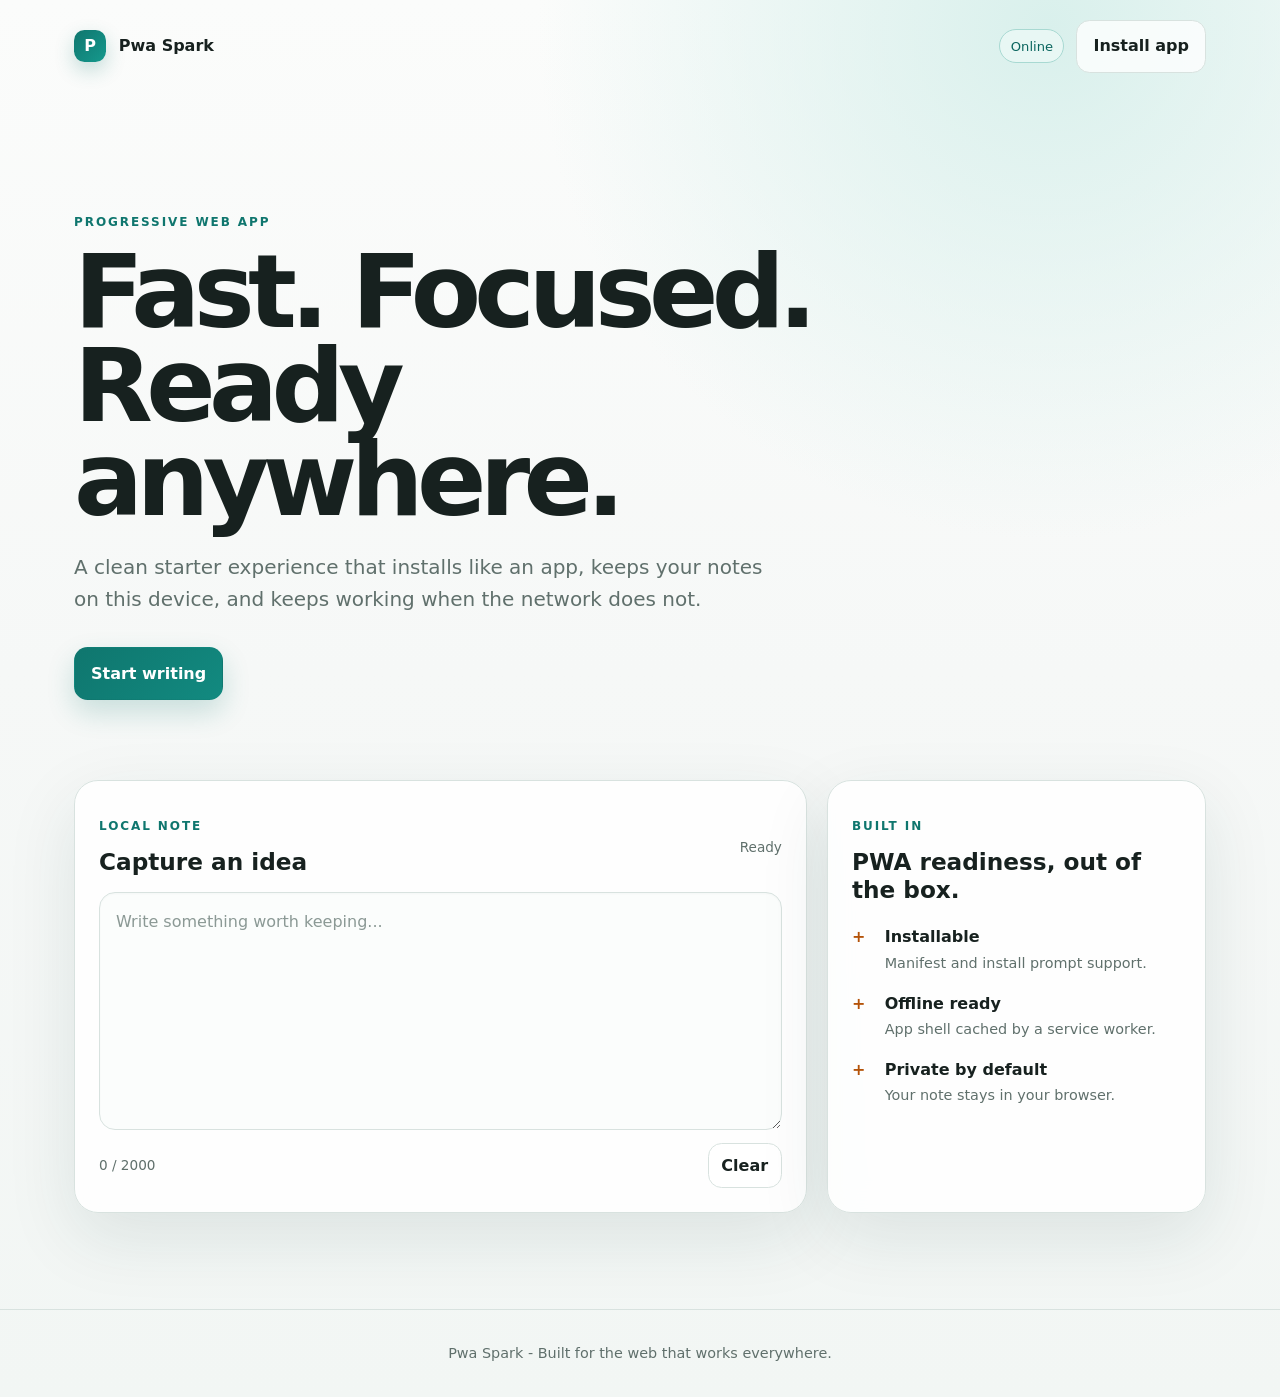
<file: index.html>
<!doctype html><html lang="en"><head><meta charset="utf-8"><meta name="viewport" content="width=device-width,initial-scale=1,viewport-fit=cover"><meta name="theme-color" content="#0f172a"><meta name="description" content="A modern, installable PWA that works offline."><link rel="manifest" href="manifest.json"><link rel="icon" href="data:image/svg+xml,%3Csvg xmlns='http://www.w3.org/2000/svg' viewBox='0 0 100 100'%3E%3Crect width='100' height='100' rx='22' fill='%237c63ff'/%3E%3Cpath d='M26 25h28c15 0 24 8 24 21 0 14-9 22-24 22H42v18H26V25zm16 15v13h12c5 0 8-2 8-7 0-4-3-6-8-6H42z' fill='white'/%3E%3C/svg%3E"><link rel="stylesheet" href="styles.css"><title>Pwa Spark</title></head><body><a class="skip-link" href="#app">Skip to content</a><header class="site-header"><a class="brand" href="#" aria-label="Pwa Spark Home"><span aria-hidden="true">P</span> Pwa Spark</a><div class="header-actions"><span id="networkStatus" class="status" role="status" aria-live="polite">Online</span><button id="installButton" class="button secondary" hidden>Install app</button></div></header><main id="app"><section class="hero" aria-labelledby="hero-title"><div class="eyebrow">Progressive Web App</div><h1 id="hero-title">Fast. Focused. Ready anywhere.</h1><p class="hero-copy">A clean starter experience that installs like an app, keeps your notes on this device, and keeps working when the network does not.</p><a class="button primary" href="#workspace">Start writing</a></section><section id="workspace" class="grid" aria-label="Workspace"><article class="card note-card"><div class="card-header"><div><p class="card-kicker">Local note</p><h2>Capture an idea</h2></div><span id="saveStatus" class="muted" aria-live="polite">Ready</span></div><label class="sr-only" for="note">Your note</label><textarea id="note" rows="8" maxlength="2000" placeholder="Write something worth keeping..."></textarea><div class="note-footer"><span id="charCount" class="muted">0 / 2000</span><button id="clearNote" class="button ghost" type="button">Clear</button></div></article><aside class="card features" aria-labelledby="features-title"><p class="card-kicker">Built in</p><h2 id="features-title">PWA readiness, out of the box.</h2><ul class="feature-list"><li><span aria-hidden="true">+</span><div><strong>Installable</strong><p>Manifest and install prompt support.</p></div></li><li><span aria-hidden="true">+</span><div><strong>Offline ready</strong><p>App shell cached by a service worker.</p></div></li><li><span aria-hidden="true">+</span><div><strong>Private by default</strong><p>Your note stays in your browser.</p></div></li></ul></aside></section></main><footer>Pwa Spark - Built for the web that works everywhere.</footer><noscript>This app needs JavaScript for local notes and offline status.</noscript><script src="app.js" defer></script></body></html>
</file>
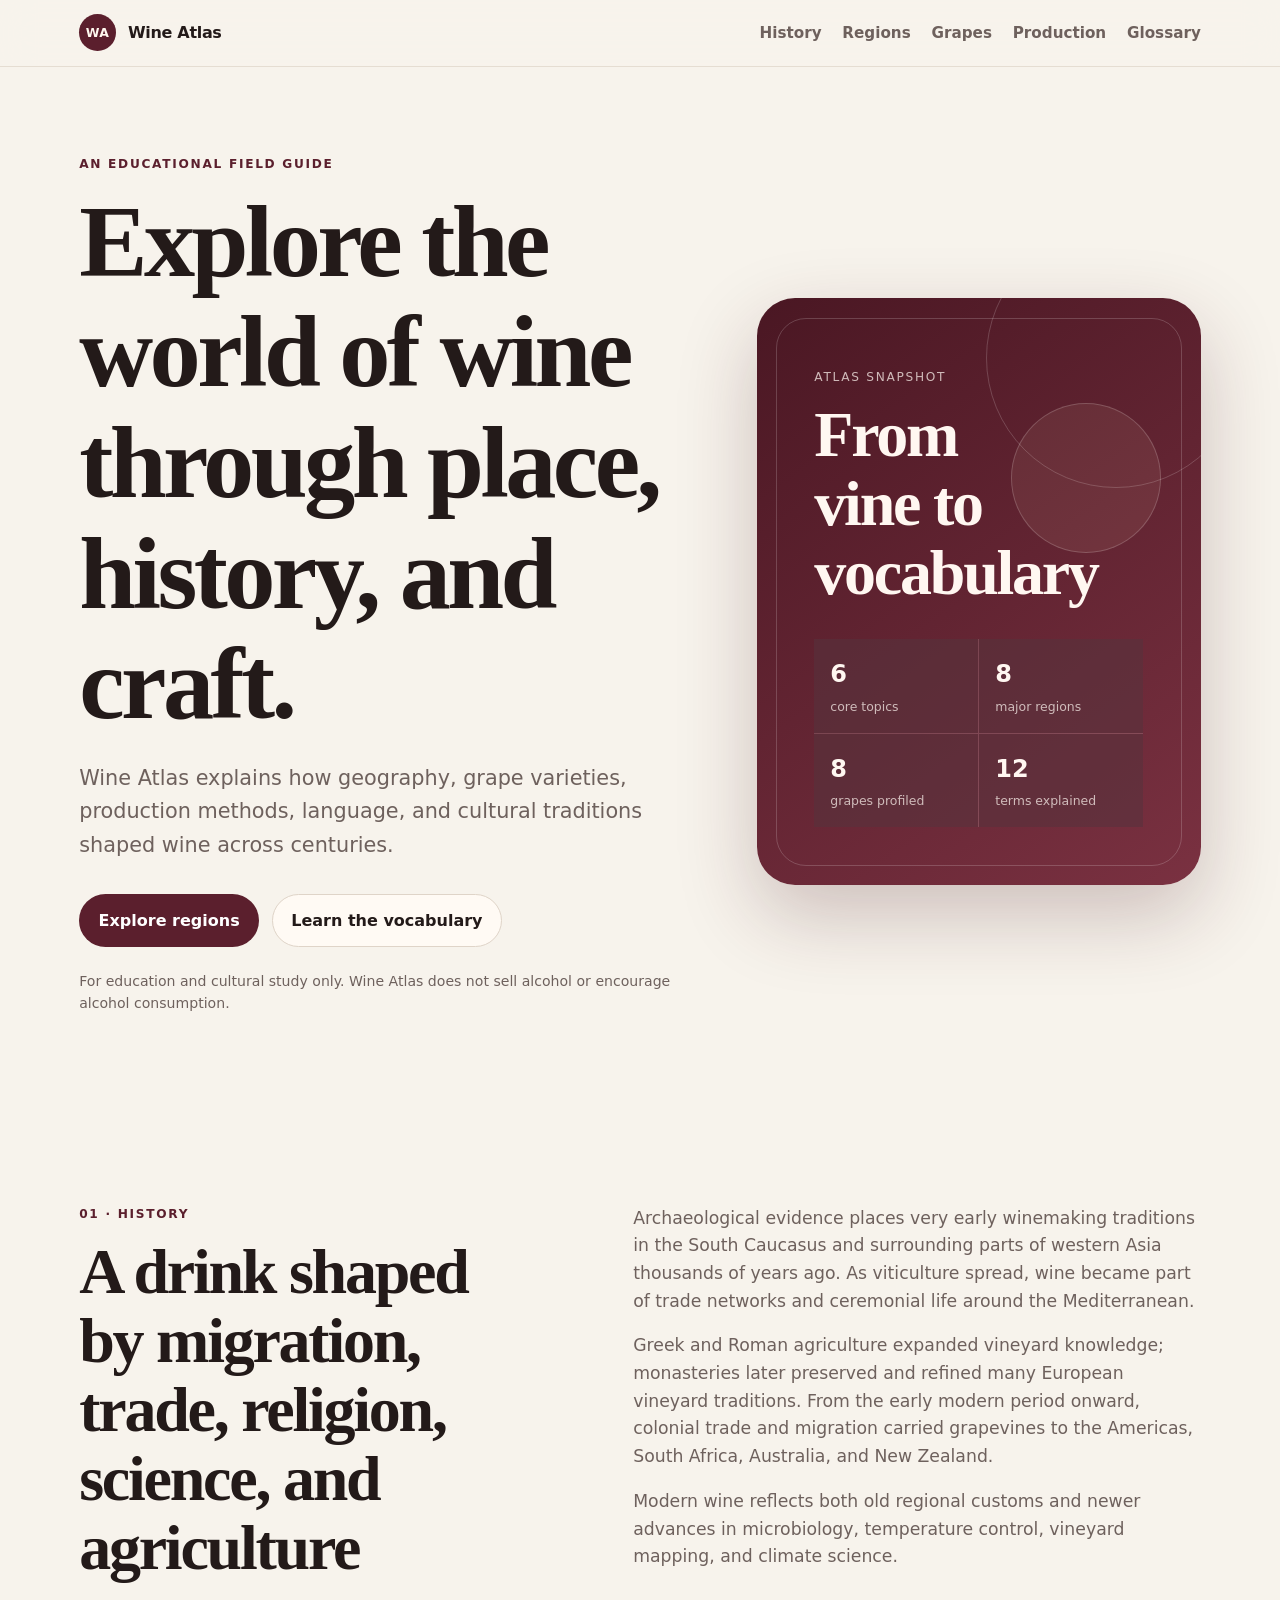
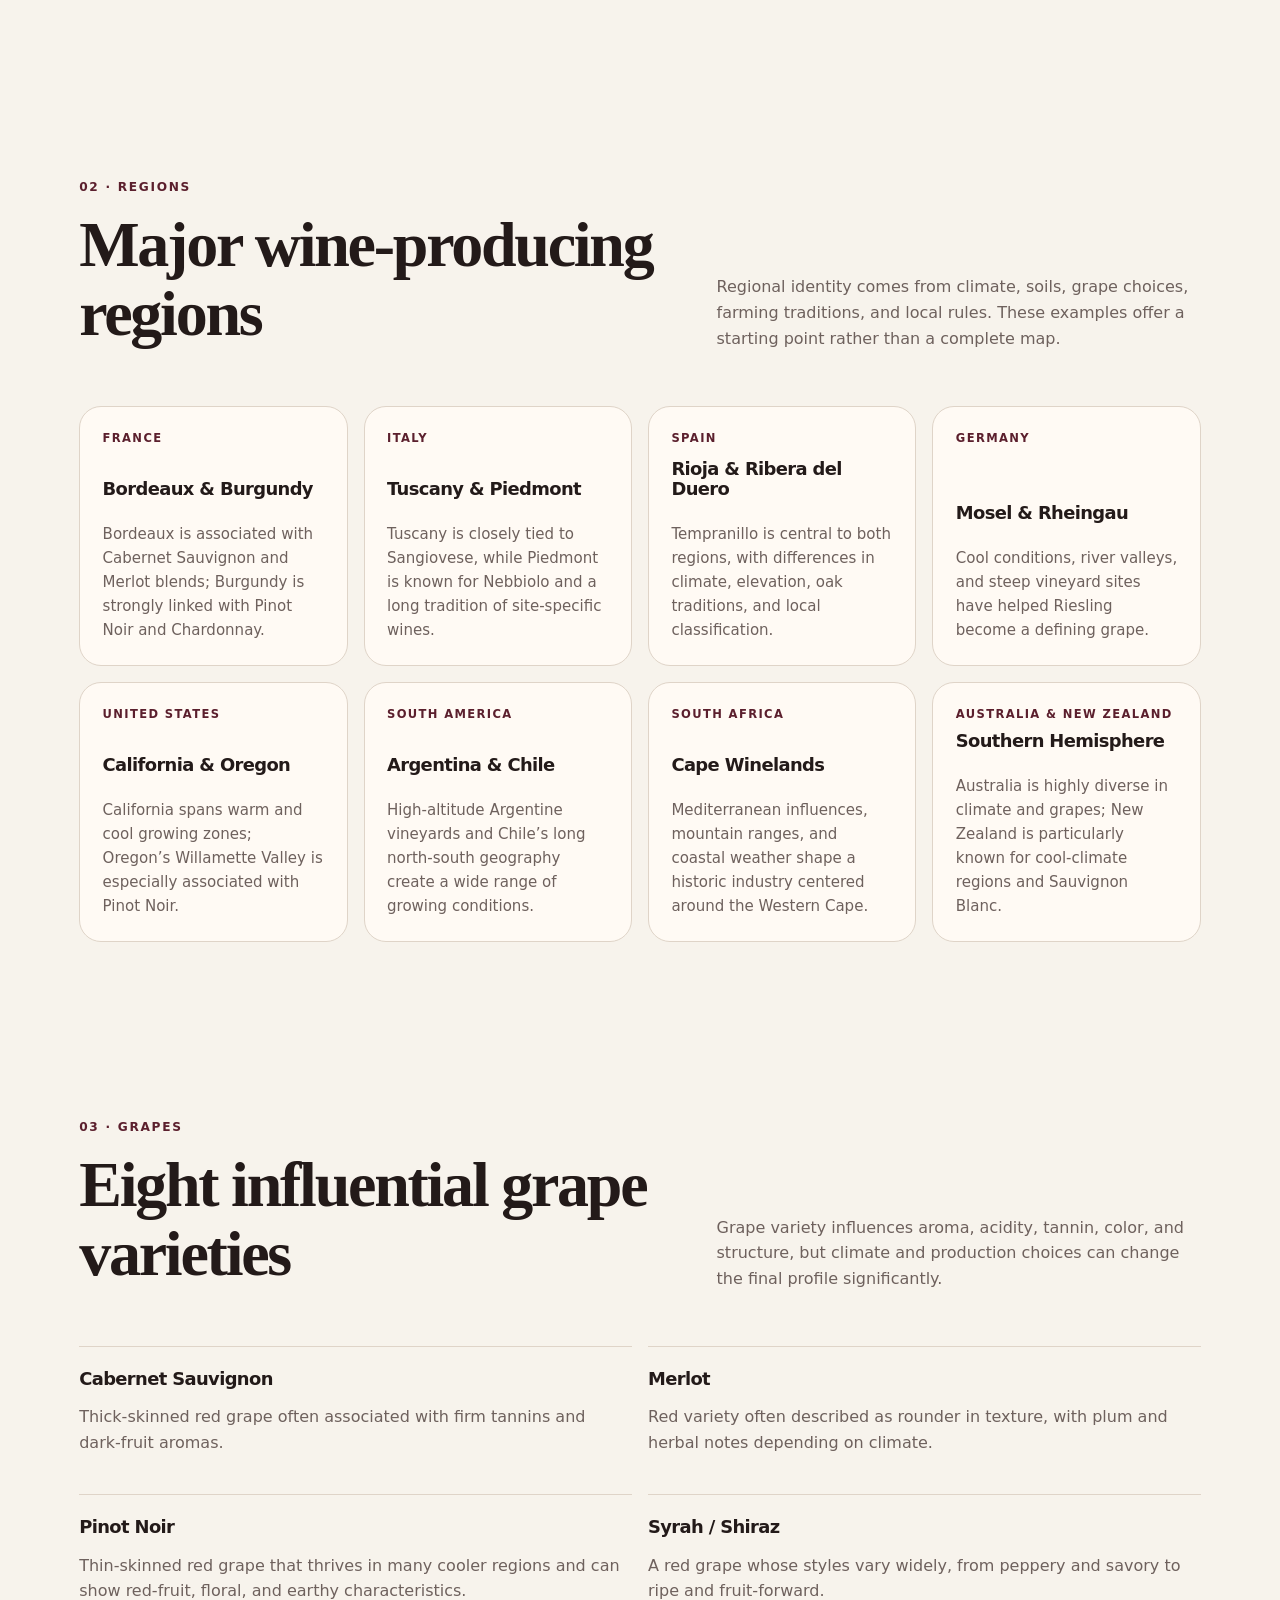
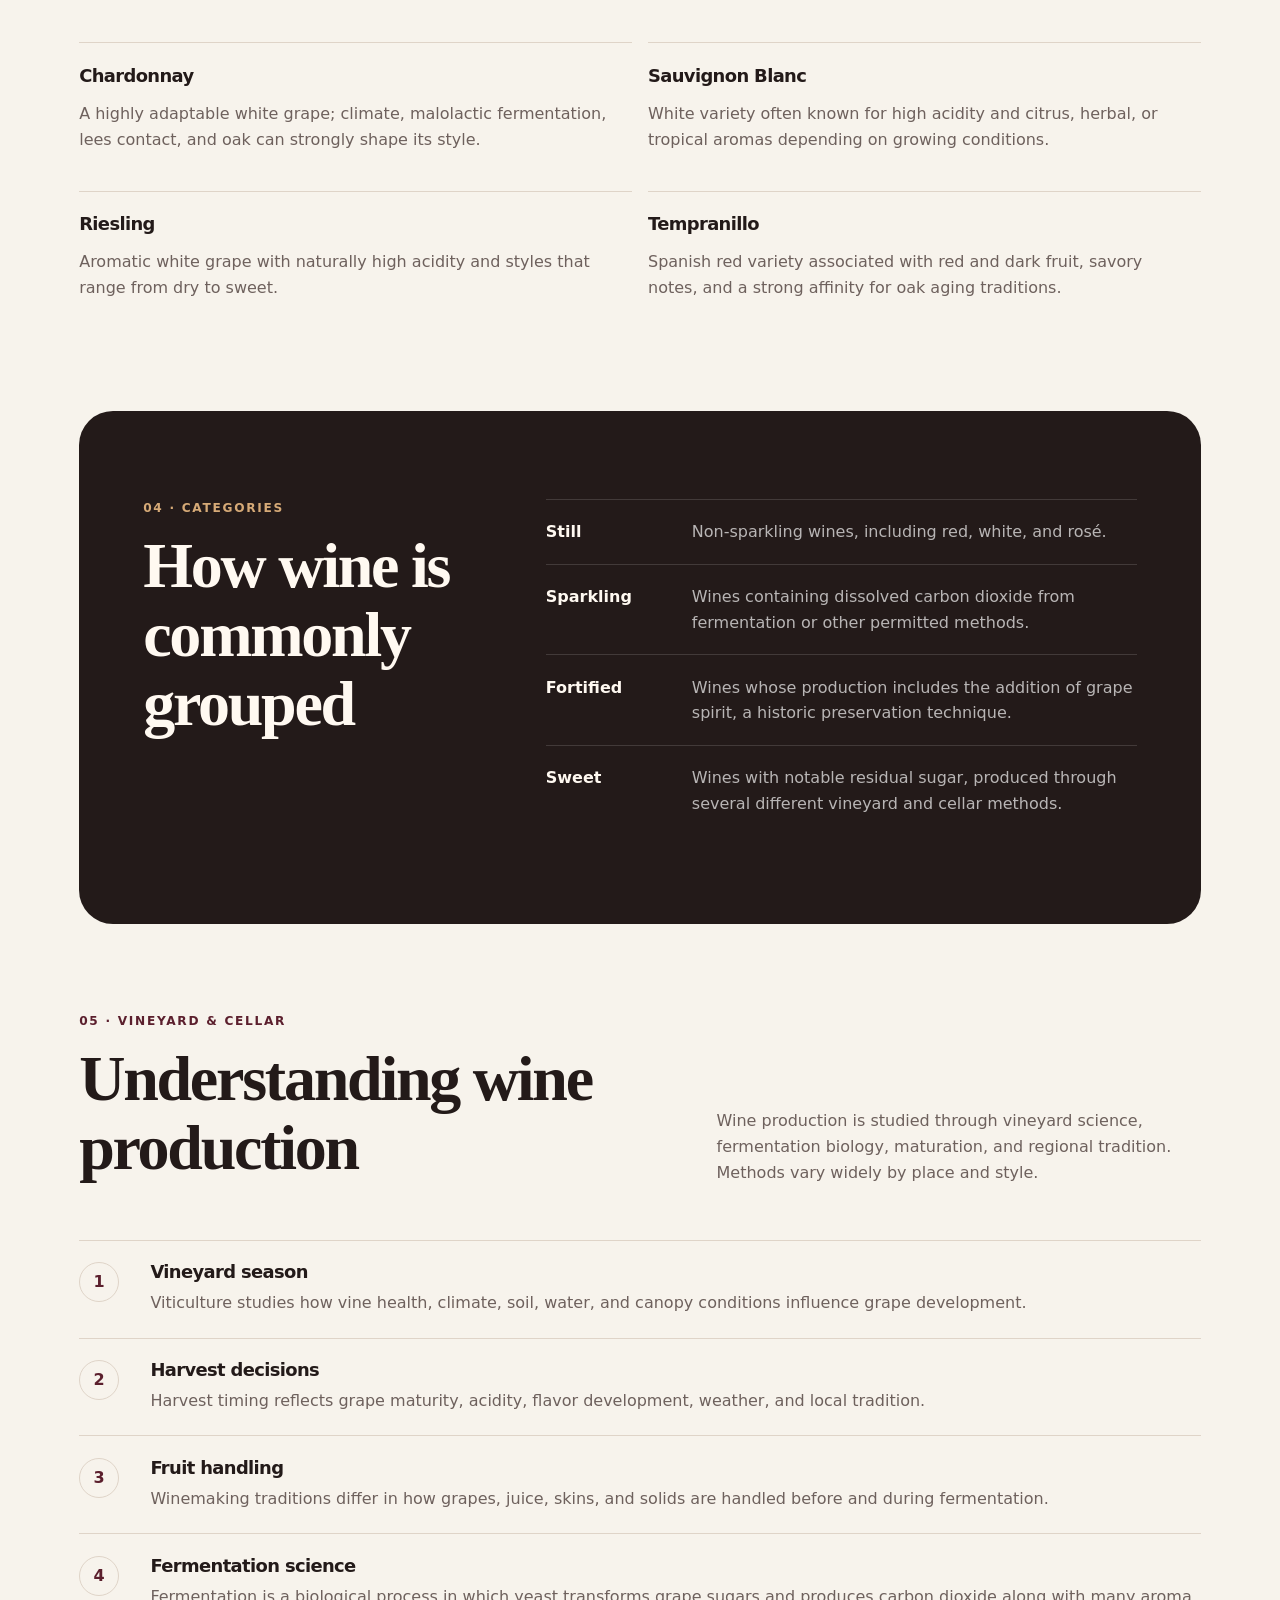
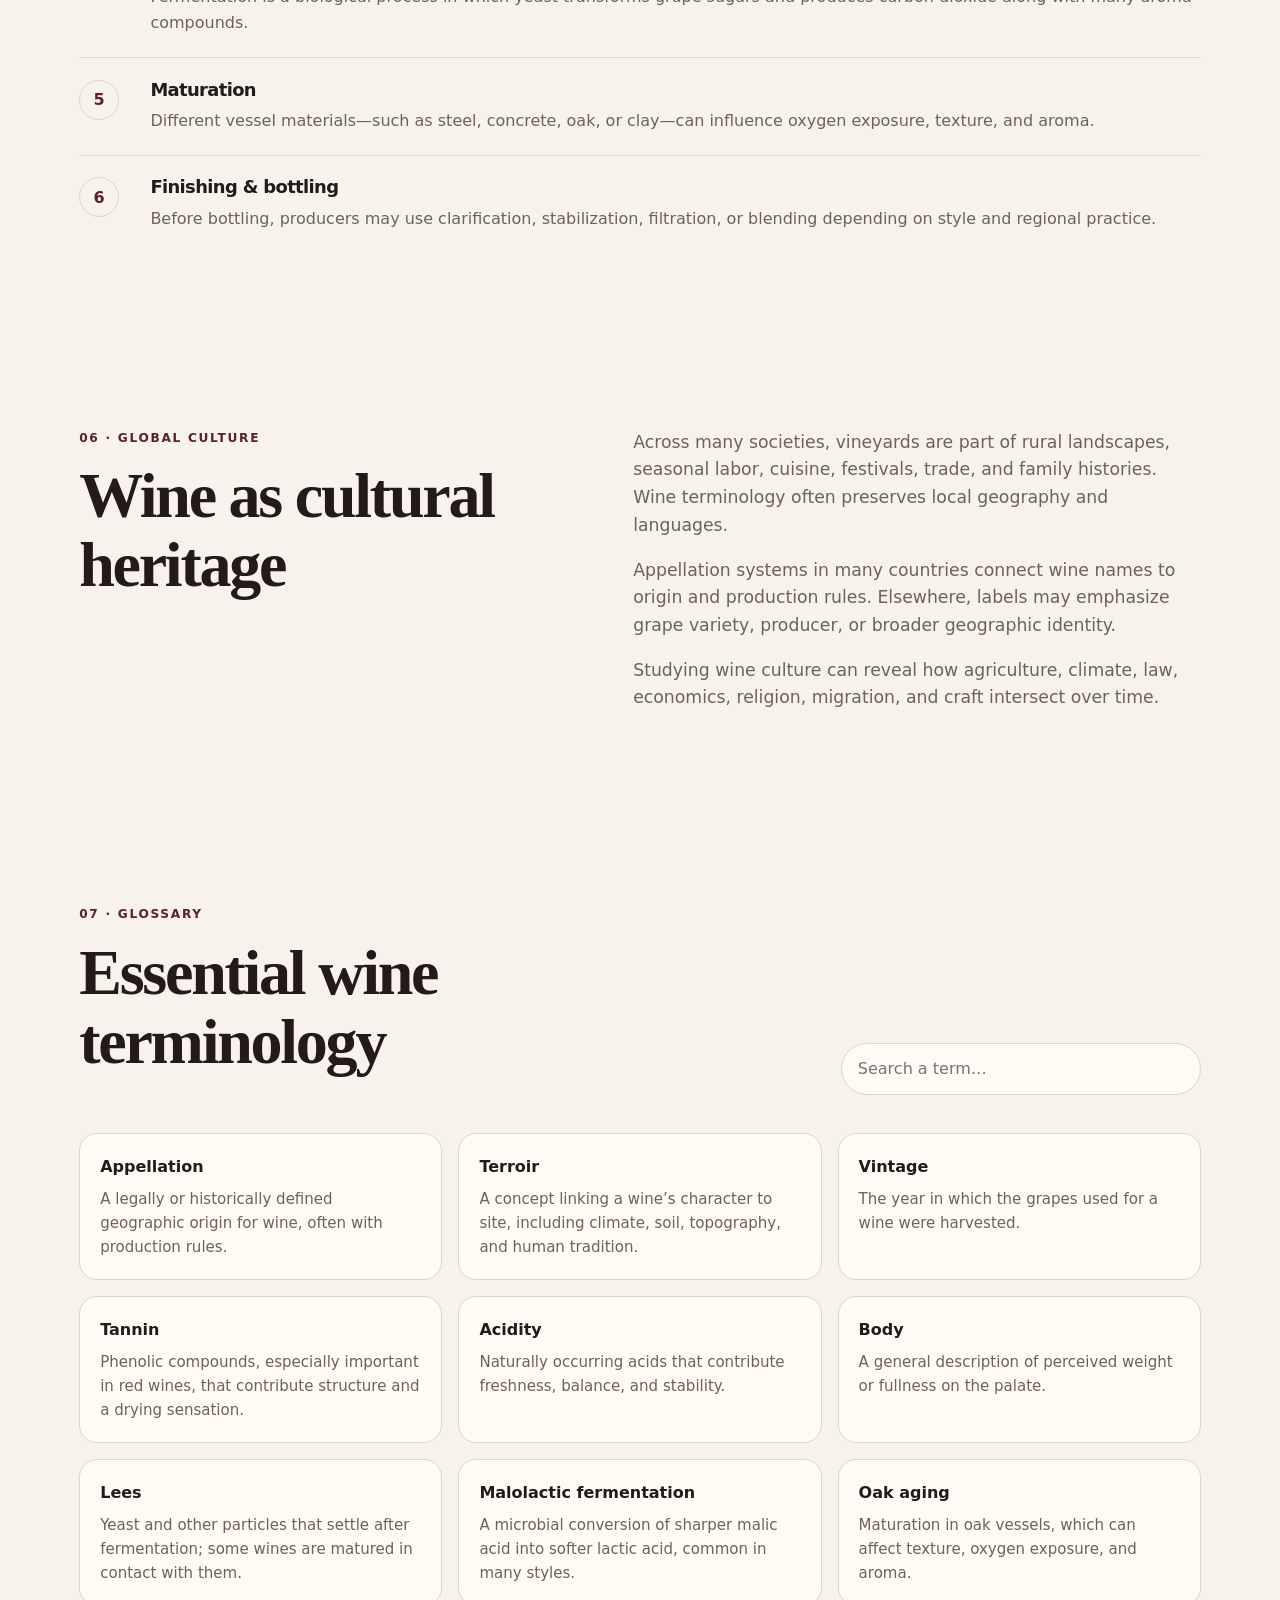
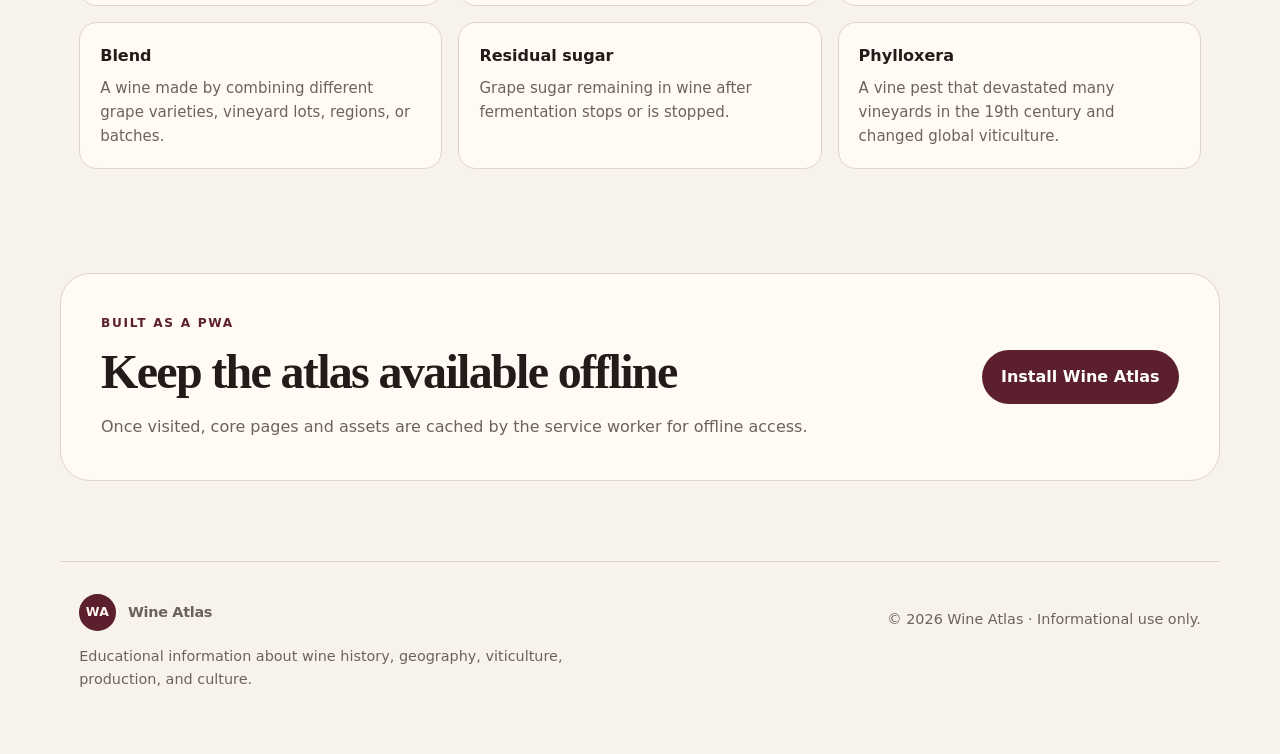
<file: wine-atlas/index.html>
<!doctype html>
<html lang="en">
<head>
  <meta charset="utf-8" />
  <meta name="viewport" content="width=device-width, initial-scale=1" />
  <meta name="theme-color" content="#5b1f2d" />
  <meta name="description" content="Wine Atlas is an educational guide to wine history, regions, grapes, production, terminology, and global culture." />
  <meta name="color-scheme" content="light dark" />
  <link rel="manifest" href="manifest.json" />
  <link rel="stylesheet" href="styles.css" />
  <link rel="icon" href="data:image/svg+xml,%3Csvg xmlns='http://www.w3.org/2000/svg' viewBox='0 0 64 64'%3E%3Crect width='64' height='64' rx='14' fill='%235b1f2d'/%3E%3Cpath d='M22 14h20c0 12-2 19-10 22v9h8v5H24v-5h8v-9c-8-3-10-10-10-22Z' fill='%23f4e7d3'/%3E%3C/svg%3E" />
  <title>Wine Atlas — Learn Wine, Region by Region</title>
</head>
<body>
  <a class="skip-link" href="#main">Skip to content</a>

  <header class="site-header" id="top">
    <div class="nav-wrap">
      <a class="brand" href="#top" aria-label="Wine Atlas home">
        <span class="brand-mark" aria-hidden="true">WA</span>
        <span>Wine Atlas</span>
      </a>
      <button class="menu-toggle" type="button" aria-expanded="false" aria-controls="site-nav">Menu</button>
      <nav id="site-nav" class="site-nav" aria-label="Primary">
        <a href="#history">History</a>
        <a href="#regions">Regions</a>
        <a href="#grapes">Grapes</a>
        <a href="#production">Production</a>
        <a href="#glossary">Glossary</a>
      </nav>
    </div>
  </header>

  <main id="main">
    <section class="hero section">
      <div class="hero-copy">
        <p class="eyebrow">An educational field guide</p>
        <h1>Explore the world of wine through place, history, and craft.</h1>
        <p class="lede">Wine Atlas explains how geography, grape varieties, production methods, language, and cultural traditions shaped wine across centuries.</p>
        <div class="hero-actions">
          <a class="button primary" href="#regions">Explore regions</a>
          <a class="button secondary" href="#glossary">Learn the vocabulary</a>
        </div>
        <p class="note">For education and cultural study only. Wine Atlas does not sell alcohol or encourage alcohol consumption.</p>
      </div>
      <div class="hero-card" aria-label="Wine Atlas topic overview">
        <div class="orb orb-one"></div>
        <div class="orb orb-two"></div>
        <p class="card-kicker">Atlas snapshot</p>
        <h2>From vine to vocabulary</h2>
        <div class="mini-grid">
          <div><strong>6</strong><span>core topics</span></div>
          <div><strong>8</strong><span>major regions</span></div>
          <div><strong>8</strong><span>grapes profiled</span></div>
          <div><strong>12</strong><span>terms explained</span></div>
        </div>
      </div>
    </section>

    <section id="history" class="section split">
      <div>
        <p class="eyebrow">01 · History</p>
        <h2>A drink shaped by migration, trade, religion, science, and agriculture</h2>
      </div>
      <div class="prose">
        <p>Archaeological evidence places very early winemaking traditions in the South Caucasus and surrounding parts of western Asia thousands of years ago. As viticulture spread, wine became part of trade networks and ceremonial life around the Mediterranean.</p>
        <p>Greek and Roman agriculture expanded vineyard knowledge; monasteries later preserved and refined many European vineyard traditions. From the early modern period onward, colonial trade and migration carried grapevines to the Americas, South Africa, Australia, and New Zealand.</p>
        <p>Modern wine reflects both old regional customs and newer advances in microbiology, temperature control, vineyard mapping, and climate science.</p>
      </div>
    </section>

    <section id="regions" class="section">
      <div class="section-heading">
        <div>
          <p class="eyebrow">02 · Regions</p>
          <h2>Major wine-producing regions</h2>
        </div>
        <p>Regional identity comes from climate, soils, grape choices, farming traditions, and local rules. These examples offer a starting point rather than a complete map.</p>
      </div>
      <div class="card-grid" id="region-grid">
        <article class="info-card"><span>France</span><h3>Bordeaux & Burgundy</h3><p>Bordeaux is associated with Cabernet Sauvignon and Merlot blends; Burgundy is strongly linked with Pinot Noir and Chardonnay.</p></article>
        <article class="info-card"><span>Italy</span><h3>Tuscany & Piedmont</h3><p>Tuscany is closely tied to Sangiovese, while Piedmont is known for Nebbiolo and a long tradition of site-specific wines.</p></article>
        <article class="info-card"><span>Spain</span><h3>Rioja & Ribera del Duero</h3><p>Tempranillo is central to both regions, with differences in climate, elevation, oak traditions, and local classification.</p></article>
        <article class="info-card"><span>Germany</span><h3>Mosel & Rheingau</h3><p>Cool conditions, river valleys, and steep vineyard sites have helped Riesling become a defining grape.</p></article>
        <article class="info-card"><span>United States</span><h3>California & Oregon</h3><p>California spans warm and cool growing zones; Oregon’s Willamette Valley is especially associated with Pinot Noir.</p></article>
        <article class="info-card"><span>South America</span><h3>Argentina & Chile</h3><p>High-altitude Argentine vineyards and Chile’s long north-south geography create a wide range of growing conditions.</p></article>
        <article class="info-card"><span>South Africa</span><h3>Cape Winelands</h3><p>Mediterranean influences, mountain ranges, and coastal weather shape a historic industry centered around the Western Cape.</p></article>
        <article class="info-card"><span>Australia & New Zealand</span><h3>Southern Hemisphere</h3><p>Australia is highly diverse in climate and grapes; New Zealand is particularly known for cool-climate regions and Sauvignon Blanc.</p></article>
      </div>
    </section>

    <section id="grapes" class="section">
      <div class="section-heading">
        <div>
          <p class="eyebrow">03 · Grapes</p>
          <h2>Eight influential grape varieties</h2>
        </div>
        <p>Grape variety influences aroma, acidity, tannin, color, and structure, but climate and production choices can change the final profile significantly.</p>
      </div>
      <div class="chip-grid">
        <article><h3>Cabernet Sauvignon</h3><p>Thick-skinned red grape often associated with firm tannins and dark-fruit aromas.</p></article>
        <article><h3>Merlot</h3><p>Red variety often described as rounder in texture, with plum and herbal notes depending on climate.</p></article>
        <article><h3>Pinot Noir</h3><p>Thin-skinned red grape that thrives in many cooler regions and can show red-fruit, floral, and earthy characteristics.</p></article>
        <article><h3>Syrah / Shiraz</h3><p>A red grape whose styles vary widely, from peppery and savory to ripe and fruit-forward.</p></article>
        <article><h3>Chardonnay</h3><p>A highly adaptable white grape; climate, malolactic fermentation, lees contact, and oak can strongly shape its style.</p></article>
        <article><h3>Sauvignon Blanc</h3><p>White variety often known for high acidity and citrus, herbal, or tropical aromas depending on growing conditions.</p></article>
        <article><h3>Riesling</h3><p>Aromatic white grape with naturally high acidity and styles that range from dry to sweet.</p></article>
        <article><h3>Tempranillo</h3><p>Spanish red variety associated with red and dark fruit, savory notes, and a strong affinity for oak aging traditions.</p></article>
      </div>
    </section>

    <section id="categories" class="section category-band">
      <div>
        <p class="eyebrow">04 · Categories</p>
        <h2>How wine is commonly grouped</h2>
      </div>
      <div class="category-list">
        <div><strong>Still</strong><span>Non-sparkling wines, including red, white, and rosé.</span></div>
        <div><strong>Sparkling</strong><span>Wines containing dissolved carbon dioxide from fermentation or other permitted methods.</span></div>
        <div><strong>Fortified</strong><span>Wines whose production includes the addition of grape spirit, a historic preservation technique.</span></div>
        <div><strong>Sweet</strong><span>Wines with notable residual sugar, produced through several different vineyard and cellar methods.</span></div>
      </div>
    </section>

    <section id="production" class="section">
      <div class="section-heading">
        <div>
          <p class="eyebrow">05 · Vineyard & cellar</p>
          <h2>Understanding wine production</h2>
        </div>
        <p>Wine production is studied through vineyard science, fermentation biology, maturation, and regional tradition. Methods vary widely by place and style.</p>
      </div>
      <ol class="timeline">
        <li><span>1</span><div><h3>Vineyard season</h3><p>Viticulture studies how vine health, climate, soil, water, and canopy conditions influence grape development.</p></div></li>
        <li><span>2</span><div><h3>Harvest decisions</h3><p>Harvest timing reflects grape maturity, acidity, flavor development, weather, and local tradition.</p></div></li>
        <li><span>3</span><div><h3>Fruit handling</h3><p>Winemaking traditions differ in how grapes, juice, skins, and solids are handled before and during fermentation.</p></div></li>
        <li><span>4</span><div><h3>Fermentation science</h3><p>Fermentation is a biological process in which yeast transforms grape sugars and produces carbon dioxide along with many aroma compounds.</p></div></li>
        <li><span>5</span><div><h3>Maturation</h3><p>Different vessel materials—such as steel, concrete, oak, or clay—can influence oxygen exposure, texture, and aroma.</p></div></li>
        <li><span>6</span><div><h3>Finishing & bottling</h3><p>Before bottling, producers may use clarification, stabilization, filtration, or blending depending on style and regional practice.</p></div></li>
      </ol>
    </section>

    <section id="culture" class="section split">
      <div>
        <p class="eyebrow">06 · Global culture</p>
        <h2>Wine as cultural heritage</h2>
      </div>
      <div class="prose">
        <p>Across many societies, vineyards are part of rural landscapes, seasonal labor, cuisine, festivals, trade, and family histories. Wine terminology often preserves local geography and languages.</p>
        <p>Appellation systems in many countries connect wine names to origin and production rules. Elsewhere, labels may emphasize grape variety, producer, or broader geographic identity.</p>
        <p>Studying wine culture can reveal how agriculture, climate, law, economics, religion, migration, and craft intersect over time.</p>
      </div>
    </section>

    <section id="glossary" class="section">
      <div class="section-heading">
        <div>
          <p class="eyebrow">07 · Glossary</p>
          <h2>Essential wine terminology</h2>
        </div>
        <label class="search-box">
          <span class="sr-only">Search glossary</span>
          <input id="glossary-search" type="search" placeholder="Search a term…" autocomplete="off" />
        </label>
      </div>
      <dl class="glossary" id="glossary-list">
        <div data-term="appellation"><dt>Appellation</dt><dd>A legally or historically defined geographic origin for wine, often with production rules.</dd></div>
        <div data-term="terroir"><dt>Terroir</dt><dd>A concept linking a wine’s character to site, including climate, soil, topography, and human tradition.</dd></div>
        <div data-term="vintage"><dt>Vintage</dt><dd>The year in which the grapes used for a wine were harvested.</dd></div>
        <div data-term="tannin"><dt>Tannin</dt><dd>Phenolic compounds, especially important in red wines, that contribute structure and a drying sensation.</dd></div>
        <div data-term="acidity"><dt>Acidity</dt><dd>Naturally occurring acids that contribute freshness, balance, and stability.</dd></div>
        <div data-term="body"><dt>Body</dt><dd>A general description of perceived weight or fullness on the palate.</dd></div>
        <div data-term="lees"><dt>Lees</dt><dd>Yeast and other particles that settle after fermentation; some wines are matured in contact with them.</dd></div>
        <div data-term="malolactic fermentation"><dt>Malolactic fermentation</dt><dd>A microbial conversion of sharper malic acid into softer lactic acid, common in many styles.</dd></div>
        <div data-term="oak"><dt>Oak aging</dt><dd>Maturation in oak vessels, which can affect texture, oxygen exposure, and aroma.</dd></div>
        <div data-term="blend"><dt>Blend</dt><dd>A wine made by combining different grape varieties, vineyard lots, regions, or batches.</dd></div>
        <div data-term="residual sugar"><dt>Residual sugar</dt><dd>Grape sugar remaining in wine after fermentation stops or is stopped.</dd></div>
        <div data-term="phylloxera"><dt>Phylloxera</dt><dd>A vine pest that devastated many vineyards in the 19th century and changed global viticulture.</dd></div>
      </dl>
      <p id="no-results" class="empty-state" hidden>No glossary terms match that search.</p>
    </section>

    <section class="section callout" aria-labelledby="offline-title">
      <div>
        <p class="eyebrow">Built as a PWA</p>
        <h2 id="offline-title">Keep the atlas available offline</h2>
        <p>Once visited, core pages and assets are cached by the service worker for offline access.</p>
      </div>
      <button id="install-button" class="button primary" type="button" hidden>Install Wine Atlas</button>
    </section>
  </main>

  <footer class="site-footer">
    <div>
      <a class="brand" href="#top"><span class="brand-mark" aria-hidden="true">WA</span><span>Wine Atlas</span></a>
      <p>Educational information about wine history, geography, viticulture, production, and culture.</p>
    </div>
    <p>© <span id="year"></span> Wine Atlas · Informational use only.</p>
  </footer>

  <script src="app.js" defer></script>
</body>
</html>
</file>
<file: styles.css>
:root{color-scheme:light;--bg:#f6f8f7;--panel:#ffffff;--panel-soft:#eef7f5;--text:#17211f;--muted:#60706c;--accent:#0f766e;--accent-strong:#0b5f59;--accent-soft:#d9f0ec;--accent2:#b45309;--line:#d8e2df;--shadow:0 24px 70px rgba(23,63,57,.10)}*{box-sizing:border-box}html{scroll-behavior:smooth}body{margin:0;min-height:100vh;font-family:Inter,system-ui,-apple-system,"Segoe UI",sans-serif;background:radial-gradient(circle at 82% 2%,#d9f0ec 0,transparent 32rem),linear-gradient(180deg,#fbfcfb 0,var(--bg) 48%,#f2f6f4 100%);color:var(--text);line-height:1.6}.skip-link{position:fixed;left:1rem;top:-5rem;background:var(--text);color:#fff;padding:.7rem 1rem;border-radius:.7rem;z-index:20}.skip-link:focus{top:1rem}.site-header{max-width:1180px;margin:auto;padding:1.25rem 1.5rem;display:flex;align-items:center;justify-content:space-between;gap:1rem}.brand{color:var(--text);text-decoration:none;font-weight:800}.brand span{display:inline-grid;place-items:center;width:2rem;height:2rem;margin-right:.45rem;border-radius:.65rem;background:linear-gradient(135deg,var(--accent),#15998d);color:#fff;box-shadow:0 8px 20px rgba(15,118,110,.24)}.header-actions{display:flex;align-items:center;gap:.75rem}.status{font-size:.82rem;color:#0b665f;padding:.35rem .65rem;border:1px solid #a8d9d2;border-radius:999px;background:#e8f7f4}.status.offline{color:#92400e;border-color:#f1c78e;background:#fff6e8}main{max-width:1180px;margin:auto;padding:4.5rem 1.5rem 6rem}.hero{max-width:850px;padding:3rem 0 5rem}.eyebrow,.card-kicker{text-transform:uppercase;letter-spacing:.16em;font-size:.75rem;font-weight:800;color:var(--accent)}h1{font-size:clamp(3rem,8vw,6.6rem);line-height:.92;letter-spacing:-.065em;margin:.8rem 0 1.5rem}.hero-copy{max-width:690px;color:var(--muted);font-size:clamp(1.05rem,2vw,1.25rem);margin:0 0 2rem}.button{display:inline-flex;align-items:center;justify-content:center;border:1px solid transparent;border-radius:.85rem;padding:.78rem 1rem;font:inherit;font-weight:750;cursor:pointer;text-decoration:none;transition:transform .18s ease,box-shadow .18s ease,background .18s ease}.button:hover{transform:translateY(-2px)}.button:focus-visible,a:focus-visible,textarea:focus-visible{outline:3px solid #62c8bd;outline-offset:3px}.primary{color:#fff;background:linear-gradient(135deg,var(--accent),#128a80);box-shadow:0 12px 28px rgba(15,118,110,.2)}.primary:hover{background:linear-gradient(135deg,var(--accent-strong),var(--accent))}.secondary,.ghost{color:var(--text);background:rgba(255,255,255,.78);border-color:var(--line)}.secondary:hover,.ghost:hover{background:var(--panel-soft)}.ghost{padding:.55rem .8rem}.grid{display:grid;grid-template-columns:minmax(0,1.45fr) minmax(280px,.75fr);gap:1.25rem}.card{border:1px solid var(--line);border-radius:1.5rem;background:rgba(255,255,255,.86);box-shadow:var(--shadow);padding:1.5rem;backdrop-filter:blur(14px);-webkit-backdrop-filter:blur(14px)}.card-header,.note-footer{display:flex;align-items:center;justify-content:space-between;gap:1rem}.card h2{font-size:1.45rem;line-height:1.2;margin:.25rem 0 1rem}.muted{color:var(--muted);font-size:.85rem}textarea{display:block;width:100%;resize:vertical;min-height:220px;padding:1rem;border-radius:1rem;border:1px solid var(--line);background:#fbfdfc;color:var(--text);font:inherit;line-height:1.6;box-shadow:inset 0 1px 2px rgba(23,63,57,.03)}textarea::placeholder{color:#8b9995}.note-footer{margin-top:.8rem}.feature-list{list-style:none;padding:0;margin:1.3rem 0 0;display:grid;gap:1rem}.feature-list li{display:grid;grid-template-columns:1.4rem 1fr;gap:.65rem}.feature-list li>span{color:var(--accent2);font-weight:900}.feature-list strong{display:block}.feature-list p{color:var(--muted);font-size:.9rem;margin:.1rem 0 0}footer{border-top:1px solid var(--line);color:var(--muted);text-align:center;padding:2rem 1.5rem;font-size:.9rem}.sr-only{position:absolute;width:1px;height:1px;padding:0;margin:-1px;overflow:hidden;clip:rect(0,0,0,0);white-space:nowrap;border:0}@media(max-width:760px){.site-header{align-items:flex-start}.header-actions{flex-direction:column;align-items:flex-end}main{padding-top:2.5rem}.hero{padding:2rem 0 3.5rem}.grid{grid-template-columns:1fr=.card{border-radius:1.15rem}@media(prefers-reduced-motion:reduce){html{scroll-behavior:auto}.button{transition:none}
</file>
<file: wine-atlas/styles.css>
:root {
  --bg: #f7f3ec;
  --surface: #fffaf4;
  --ink: #231a19;
  --muted: #6e615d;
  --wine: #5b1f2d;
  --wine-dark: #39121c;
  --gold: #a9793f;
  --line: #dfd4c8;
  --radius: 22px;
  --shadow: 0 18px 50px rgba(63, 31, 26, 0.09);
  --max: 1160px;
}

* { box-sizing: border-box; }
html { scroll-behavior: smooth; }
body {
  margin: 0;
  background: var(--bg);
  color: var(--ink);
  font-family: Inter, ui-sans-serif, system-ui, -apple-system, BlinkMacSystemFont, "Segoe UI", sans-serif;
  line-height: 1.6;
}
a { color: inherit; }
button, input { font: inherit; }
img { max-width: 100%; }
.skip-link {
  position: fixed; left: 1rem; top: -6rem; z-index: 1000;
  background: var(--ink); color: white; padding: .75rem 1rem; border-radius: 12px;
}
.skip-link:focus { top: 1rem; }

.site-header {
  position: sticky; top: 0; z-index: 100;
  backdrop-filter: blur(16px);
  background: color-mix(in srgb, var(--bg) 88%, transparent);
  border-bottom: 1px solid color-mix(in srgb, var(--line) 70%, transparent);
}
.nav-wrap {
  max-width: var(--max); margin: 0 auto; padding: .9rem 1.2rem;
  display: flex; align-items: center; justify-content: space-between; gap: 1rem;
}
.brand { display: inline-flex; align-items: center; gap: .75rem; text-decoration: none; font-weight: 800; letter-spacing: -.02em; }
.brand-mark {
  width: 2.3rem; height: 2.3rem; border-radius: 50%; display: grid; place-items: center;
  background: var(--wine); color: #fff8ef; font-size: .78rem; letter-spacing: .04em;
}
.site-nav { display: flex; align-items: center; gap: 1.3rem; }
.site-nav a { text-decoration: none; color: var(--muted); font-weight: 650; font-size: .95rem; }
.site-nav a:hover, .site-nav a:focus-visible { color: var(--wine); }
.menu-toggle {
  display: none; border: 1px solid var(--line); background: var(--surface); border-radius: 999px;
  padding: .55rem .85rem; color: var(--ink); cursor: pointer;
}

.section { max-width: var(--max); margin: 0 auto; padding: 5.5rem 1.2rem; }
.hero {
  min-height: 82vh; display: grid; grid-template-columns: 1.15fr .85fr;
  align-items: center; gap: clamp(2rem, 6vw, 6rem);
}
.eyebrow {
  text-transform: uppercase; letter-spacing: .14em; font-size: .76rem; font-weight: 850;
  color: var(--wine); margin: 0 0 .8rem;
}
h1, h2, h3 { line-height: 1.08; letter-spacing: -.035em; margin-top: 0; }
h1 { font-family: Georgia, "Times New Roman", serif; font-size: clamp(3.1rem, 8vw, 6.8rem); margin-bottom: 1.4rem; }
h2 { font-family: Georgia, "Times New Roman", serif; font-size: clamp(2.15rem, 5vw, 4.1rem); margin-bottom: 1.2rem; }
h3 { font-size: 1.12rem; margin-bottom: .55rem; }
.lede { font-size: clamp(1.05rem, 2vw, 1.3rem); color: var(--muted); max-width: 44rem; }
.hero-actions { display: flex; flex-wrap: wrap; gap: .8rem; margin: 2rem 0 1.4rem; }
.button {
  display: inline-flex; align-items: center; justify-content: center; min-height: 48px;
  padding: .8rem 1.15rem; border-radius: 999px; text-decoration: none; font-weight: 800;
  border: 1px solid transparent; cursor: pointer;
}
.button.primary { background: var(--wine); color: white; }
.button.primary:hover { background: var(--wine-dark); }
.button.secondary { border-color: var(--line); background: var(--surface); }
.note { font-size: .88rem; color: var(--muted); max-width: 38rem; }

.hero-card {
  min-height: 500px; position: relative; overflow: hidden; border-radius: 38px;
  background: linear-gradient(145deg, #4a1723, #7a3141);
  color: #fff7f1; padding: clamp(2rem, 5vw, 3.6rem); display: flex; flex-direction: column; justify-content: flex-end;
  box-shadow: 0 30px 80px rgba(72, 25, 35, .24);
}
.hero-card::before {
  content: ""; position: absolute; inset: 1.2rem; border: 1px solid rgba(255,255,255,.18);
  border-radius: 30px; pointer-events: none;
}
.card-kicker { text-transform: uppercase; letter-spacing: .14em; font-size: .76rem; opacity: .72; }
.hero-card h2 { max-width: 8ch; font-size: clamp(2.5rem, 5vw, 4.8rem); margin-bottom: 2rem; }
.orb { position: absolute; border-radius: 50%; border: 1px solid rgba(255,255,255,.18); }
.orb-one { width: 260px; height: 260px; top: -70px; right: -45px; }
.orb-two { width: 150px; height: 150px; top: 105px; right: 40px; background: rgba(246, 217, 177, .08); }
.mini-grid { display: grid; grid-template-columns: repeat(2, 1fr); gap: 1px; background: rgba(255,255,255,.15); }
.mini-grid div { background: rgba(54, 14, 25, .45); padding: 1rem; display: grid; gap: .2rem; }
.mini-grid strong { font-size: 1.5rem; }
.mini-grid span { font-size: .78rem; opacity: .7; }

.split { display: grid; grid-template-columns: .9fr 1.1fr; gap: clamp(2rem, 7vw, 7rem); align-items: start; }
.prose { font-size: 1.08rem; color: var(--muted); }
.prose p:first-child { margin-top: 0; }

.section-heading {
  display: grid; grid-template-columns: 1fr .8fr; gap: 2rem; align-items: end;
  margin-bottom: 2.4rem;
}
.section-heading > p { color: var(--muted); max-width: 34rem; justify-self: end; }
.card-grid { display: grid; grid-template-columns: repeat(4, 1fr); gap: 1rem; }
.info-card {
  min-height: 260px; border: 1px solid var(--line); border-radius: var(--radius);
  background: var(--surface); padding: 1.4rem; display: flex; flex-direction: column; justify-content: flex-end;
  transition: transform .2s ease, box-shadow .2s ease;
}
.info-card:hover { transform: translateY(-4px); box-shadow: var(--shadow); }
.info-card span { color: var(--wine); text-transform: uppercase; font-size: .72rem; letter-spacing: .12em; font-weight: 850; margin-bottom: auto; }
.info-card p { color: var(--muted); margin-bottom: 0; font-size: .94rem; }

.chip-grid { display: grid; grid-template-columns: repeat(2, 1fr); gap: 1rem; }
.chip-grid article { padding: 1.4rem 0; border-top: 1px solid var(--line); }
.chip-grid p { color: var(--muted); max-width: 34rem; margin-bottom: 0; }

.category-band {
  max-width: calc(var(--max) - 2.4rem); padding-left: clamp(1.5rem, 5vw, 4rem); padding-right: clamp(1.5rem, 5vw, 4rem);
  background: var(--ink); color: #fff9f1; border-radius: 34px; display: grid; grid-template-columns: .75fr 1.25fr; gap: 3rem;
}
.category-band .eyebrow { color: #d6aa77; }
.category-list { display: grid; gap: 0; }
.category-list div { display: grid; grid-template-columns: 130px 1fr; gap: 1rem; padding: 1.2rem 0; border-top: 1px solid rgba(255,255,255,.14); }
.category-list span { color: rgba(255,255,255,.68); }

.timeline { list-style: none; padding: 0; margin: 0; display: grid; gap: 0; }
.timeline li { display: grid; grid-template-columns: 52px 1fr; gap: 1.2rem; padding: 1.35rem 0; border-top: 1px solid var(--line); }
.timeline li > span { width: 40px; height: 40px; border-radius: 50%; border: 1px solid var(--line); display: grid; place-items: center; color: var(--wine); font-weight: 800; }
.timeline p { margin: 0; color: var(--muted); }

.search-box { display: block; justify-self: end; width: min(100%, 360px); }
.search-box input {
  width: 100%; min-height: 50px; border: 1px solid var(--line); border-radius: 999px;
  padding: .75rem 1rem; background: var(--surface); color: var(--ink); outline: none;
}
.search-box input:focus { border-color: var(--wine); box-shadow: 0 0 0 3px rgba(91,31,45,.1); }
.glossary { display: grid; grid-template-columns: repeat(3, 1fr); gap: 1rem; }
.glossary > div { padding: 1.25rem; border: 1px solid var(--line); border-radius: 18px; background: var(--surface); }
.glossary dt { font-weight: 850; margin-bottom: .45rem; }
.glossary dd { margin: 0; color: var(--muted); font-size: .94rem; }
.empty-state { color: var(--muted); }

.callout {
  margin-bottom: 5rem; border: 1px solid var(--line); border-radius: 30px; background: var(--surface);
  display: flex; align-items: center; justify-content: space-between; gap: 2rem; padding: 2.5rem;
}
.callout h2 { font-size: clamp(2rem, 4vw, 3rem); margin-bottom: .7rem; }
.callout p:last-child { margin-bottom: 0; color: var(--muted); }

.site-footer {
  max-width: var(--max); margin: 0 auto; padding: 2rem 1.2rem 3rem; border-top: 1px solid var(--line);
  display: flex; justify-content: space-between; gap: 2rem; color: var(--muted); font-size: .9rem;
}
.site-footer > div p { max-width: 35rem; }
.sr-only { position: absolute; width: 1px; height: 1px; padding: 0; margin: -1px; overflow: hidden; clip: rect(0,0,0,0); white-space: nowrap; border: 0; }

@media (max-width: 900px) {
  .hero { grid-template-columns: 1fr; min-height: auto; padding-top: 4rem; }
  .hero-card { min-height: 420px; }
  .split, .section-heading, .category-band { grid-template-columns: 1fr; }
  .section-heading > p, .search-box { justify-self: start; }
  .card-grid { grid-template-columns: repeat(2, 1fr); }
  .glossary { grid-template-columns: repeat(2, 1fr); }
}
@media (max-width: 680px) {
  .section { padding-top: 4rem; padding-bottom: 4rem; }
  .menu-toggle { display: inline-flex; }
  .site-nav {
    position: absolute; left: 1rem; right: 1rem; top: calc(100% + .5rem);
    display: none; flex-direction: column; align-items: stretch;
    padding: .8rem; background: var(--surface); border: 1px solid var(--line); border-radius: 18px; box-shadow: var(--shadow);
  }
  .site-nav.open { display: flex; }
  .site-nav a { padding: .65rem .5rem; }
  h1 { font-size: clamp(3rem, 16vw, 5rem); }
  .hero-card { min-height: 380px; }
  .card-grid, .chip-grid, .glossary { grid-template-columns: 1fr; }
  .category-band { border-radius: 0; max-width: none; }
  .category-list div { grid-template-columns: 1fr; gap: .3rem; }
  .callout, .site-footer { flex-direction: column; align-items: flex-start; }
}
@media (prefers-reduced-motion: reduce) {
  html { scroll-behavior: auto; }
  *, *::before, *::after { transition: none !important; animation: none !important; }
}
@media (prefers-color-scheme: dark) {
  :root {
    --bg: #171311;
    --surface: #201a18;
    --ink: #f3ebe3;
    --muted: #c0b3aa;
    --line: #3a302c;
    --wine: #b8657a;
    --wine-dark: #8d4154;
    --shadow: 0 18px 50px rgba(0,0,0,.22);
  }
  .button.primary { color: #fff; }
  .category-band { background: #0f0d0c; }
}
</file>
